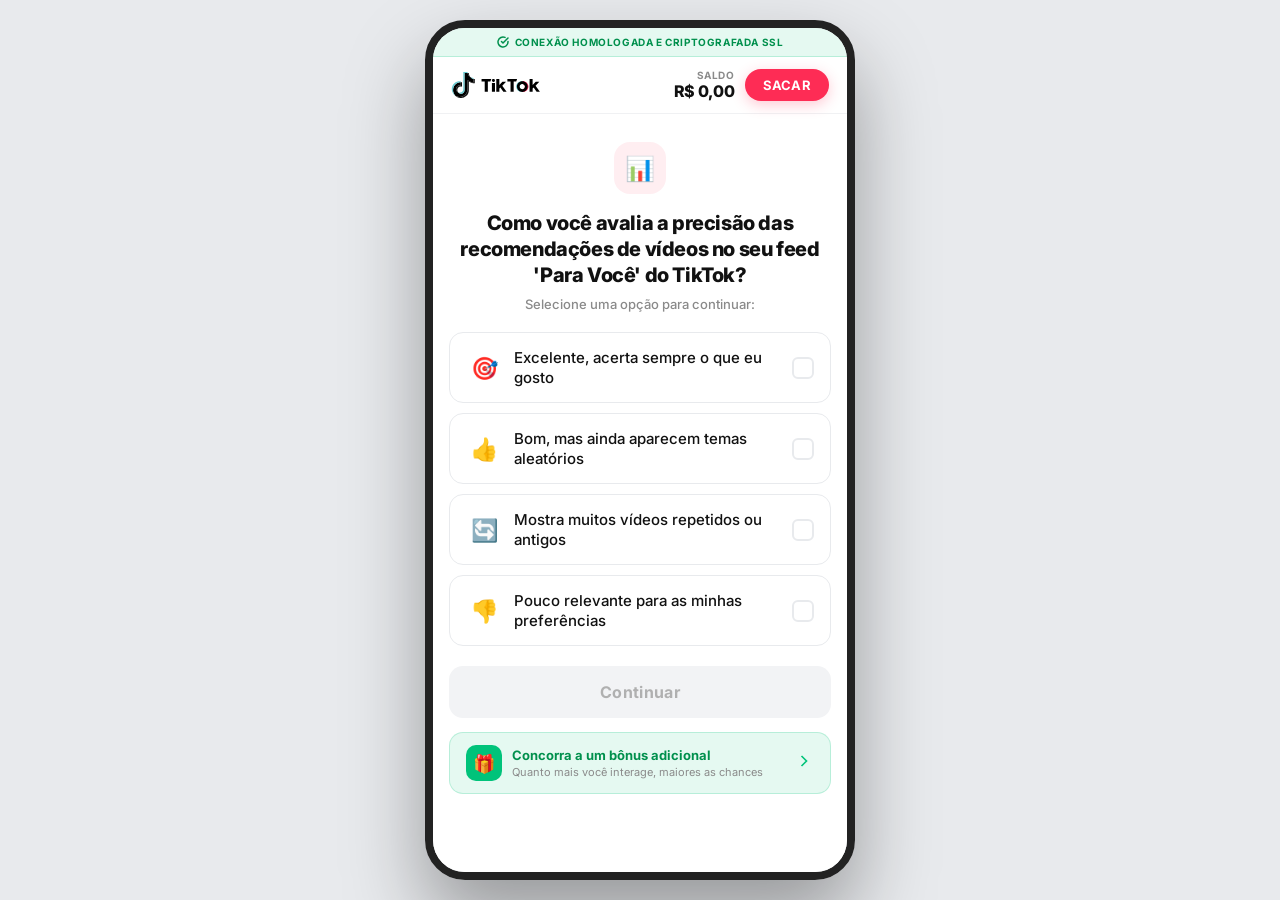
<file: quiz/index.html>
<!DOCTYPE html>
<html lang="pt-BR">

<head>
  <script
    src="https://cdn.utmify.com.br/scripts/utms/latest.js?v=999993"
    data-utmify-prevent-xcod-sck
    data-utmify-prevent-subids
    async
    defer
  ></script>

  <!-- Centralized Config for Generic Checkout -->
  <script src="js/config.js?v=999993"></script>
  <meta charset="UTF-8">
  <meta name="viewport" content="width=device-width, initial-scale=1.0, maximum-scale=1.0, user-scalable=no">
  <link rel="preconnect" href="https://fonts.googleapis.com">
  <link rel="preconnect" href="https://fonts.gstatic.com" crossorigin>
  <link rel="preconnect" href="https://scripts.converteai.net">
  <title>TikTok Quiz</title>
  <link rel="icon" href="data:image/svg+xml,<svg xmlns='http://www.w3.org/2000/svg' viewBox='0 0 448 512'><path fill='%23000000' d='M448 209.91a210.06 210.06 0 0 1-122.77-39.25V349.38A162.55 162.55 0 1 1 185 188.31v89.89a74.62 74.62 0 1 0 52.23 71.18V0l88 0a121.18 121.18 0 0 0 1.86 22.17h0A122.18 122.18 0 0 0 381 102.39a121.43 121.43 0 0 0 67 20.14Z'/></svg>">
  <link rel="stylesheet" href="css/main.css">
  <link rel="stylesheet" href="css/quiz.css">
  <link rel="stylesheet" href="css/modal.css">
  <link rel="stylesheet" href="css/animations.css">
  <link rel="stylesheet" href="css/pages.css">
  <link href="https://fonts.googleapis.com/css2?family=Poppins:wght@400;500;600;700&display=swap" rel="stylesheet">
  <style>
    /* Modal final oculta inicialmente */
    #final-modal {
      display: none;
      position: fixed;
      top: 0;
      left: 0;
      width: 100vw;
      height: 100vh;
      background: rgba(0, 0, 0, 0.7);
      /* Fundo escuro semi-transparente */
      z-index: 9999;
      justify-content: center;
      align-items: center;
      font-family: 'Arial', sans-serif;
    }

    /* Modal é exibida quando possui a classe active */
    #final-modal.active {
      display: flex;
    }

    /* Conteúdo da modal final branca limpa com identidade TikTok */
    #final-modal .modal-content.final-content {
      background: #ffffff !important;
      border-radius: 28px !important;
      padding: 30px 24px 26px !important;
      text-align: center;
      color: #111 !important;
      max-width: 350px;
      width: 90%;
      box-shadow: 0 20px 60px rgba(0, 0, 0, 0.25) !important;
      position: relative;
    }

    #final-modal .reward-header {
      font-size: 13px;
      font-weight: 800;
      color: #00C37A;
      margin-bottom: 8px;
    }

    #final-modal .reward-message {
      font-size: 16px;
      font-weight: 600;
      color: #333;
      margin-bottom: 8px;
    }

    #final-modal .reward-amount {
      font-size: 40px;
      font-weight: 900;
      color: #00C37A !important;
      margin: 12px 0 16px;
      display: flex;
      align-items: center;
      justify-content: center;
    }

    #final-modal .reward-info {
      font-size: 13px;
      margin-bottom: 22px;
      color: #666;
    }

    /* Botão "Receber recompensa" */
    #final-modal .continue-reward-btn {
      background: linear-gradient(135deg, #FE2C55, #FF0050) !important;
      color: #ffffff !important;
      font-size: 16px;
      font-weight: 800;
      padding: 16px 24px;
      border: none;
      border-radius: 30px;
      cursor: pointer;
      width: 100%;
      box-shadow: 0 8px 25px rgba(254, 44, 85, 0.35);
      transition: all 0.2s ease;
    }

    #final-modal .continue-reward-btn:hover {
      opacity: 0.95;
      transform: translateY(-1px);
    }

    .modal-saque-container {
      display: none;
      position: fixed;
      top: 0;
      left: 0;
      width: 100%;
      height: 100%;
      background-color: rgba(0, 0, 0, 0.7);
      z-index: 99999;
      justify-content: center;
      align-items: center;
    }

    .modal-saque-content {
      background-color: #fff;
      border-radius: 15px;
      width: 90%;
      max-width: 350px;
      overflow: hidden;
      box-shadow: 0 5px 15px rgba(0, 0, 0, 0.3);
      animation: modalFadeIn 0.3s;
    }

    @keyframes modalFadeIn {
      from {
        opacity: 0;
        transform: translateY(-20px);
      }

      to {
        opacity: 1;
        transform: translateY(0);
      }
    }

    .modal-saque-header {
      background-color: #fe2c55;
      color: white;
      padding: 15px 20px;
      font-weight: bold;
      display: flex;
      justify-content: space-between;
      align-items: center;
    }

    .modal-saque-body {
      padding: 20px;
      text-align: center;
    }

    .modal-saque-close {
      font-size: 24px;
      cursor: pointer;
      line-height: 1;
    }
  </style>
</head>

<body class="light-mode">
    <script>
    // SISTEMA DE REDIRECIONAMENTO DE SAÍDA (BACK-REDIRECT) INTEGRADO COM LINK_CHECKOUT
    function setBackRedirect() {
      if (typeof LINK_CHECKOUT === 'undefined' || !LINK_CHECKOUT) {
        console.warn("Nenhum link de checkout configurado em js/config.js para o back-redirect.");
        return;
      }
      let urlBackRedirect = LINK_CHECKOUT;
      
      // Mantém e anexa os parâmetros de rastreamento (UTMs)
      const qs = document.location.search.replace('?', '').toString();
      if (qs) {
        const sep = urlBackRedirect.indexOf('?') >= 0 ? '&' : '?';
        urlBackRedirect += sep + qs;
      }

      history.pushState({}, '', location.href);
      history.pushState({}, '', location.href);
      history.pushState({}, '', location.href);

      window.addEventListener('popstate', () => {
        console.log('onpopstate redirecting to:', urlBackRedirect);
        setTimeout(() => {
          location.href = urlBackRedirect;
        }, 1);
      });
    }

    setBackRedirect();
    </script>
    <div class="app-container">
    <div class="ssl-banner">
      <svg xmlns="http://www.w3.org/2000/svg" width="12" height="12" viewBox="0 0 24 24" fill="none" stroke="currentColor" stroke-width="3" stroke-linecap="round" stroke-linejoin="round" style="flex-shrink: 0;"><path d="M22 11.08V12a10 10 0 1 1-5.93-9.14"/><polyline points="22 4 12 14.01 9 11.01"/></svg>
      Conexão Homologada e Criptografada SSL
    </div>
    
    <div class="quiz-header">
      <div class="tiktok-logo">
        <svg xmlns="http://www.w3.org/2000/svg" width="90" height="26" viewBox="0 0 102 30" fill="none">
          <path d="M9.49351 21.3496L9.59191 21.6274C9.57631 21.5956 9.54031 21.4984 9.49351 21.3496ZM4.92397 19.3739C5.09676 17.8817 5.68356 17.0459 6.78934 16.1891C8.37152 15.0287 10.3479 15.6851 10.3479 15.6851V11.7905C10.8284 11.7782 11.309 11.8081 11.7843 11.8799V16.8905C11.7843 16.8905 9.80851 16.2341 8.22633 17.3945C7.12114 18.2513 6.53315 19.0877 6.36095 20.5798C6.35555 21.391 6.50135 22.4506 7.17274 23.3668C7.00674 23.278 6.83754 23.1768 6.66515 23.0632C5.18616 22.027 4.91677 20.473 4.92397 19.3739ZM19.9448 4.59063C18.8564 3.34625 18.4448 2.08986 18.296 1.20728H19.6652C19.6652 1.20728 19.3922 3.52145 21.3818 5.79722L21.4094 5.82782C20.8731 5.47589 20.3814 5.06049 19.9448 4.59063Z" fill="#111"></path>
          <path d="M26.5405 8.11923V13.029C26.5405 13.029 24.7933 12.9582 23.5003 12.6144C21.6949 12.1344 20.5346 11.3988 20.5346 11.3988C20.5346 11.3988 19.733 10.8732 19.6682 10.8372V20.9801C19.6682 21.5441 19.52 22.954 19.0682 24.1306C18.4784 25.669 17.5682 26.6788 17.4008 26.8846C17.4008 26.8846 16.2938 28.2502 14.3408 29.1694C12.5805 29.9986 11.0349 29.9776 10.5729 29.9986C10.5729 29.9986 7.90112 30.109 5.49695 28.4782C4.97685 28.1194 4.49153 27.7126 4.04736 27.2632L4.05936 27.2716C6.46413 28.9024 9.1353 28.792 9.1353 28.792C9.5979 28.771 11.1435 28.792 12.9033 27.9628C14.855 27.0436 15.9632 25.678 15.9632 25.678C16.1288 25.4722 17.0432 24.4624 17.6306 22.9234C18.0812 21.7475 18.2306 20.3375 18.2306 19.7729V9.63061C18.2954 9.66721 19.097 10.1928 19.097 10.1928C19.097 10.1928 20.2574 10.9296 22.0627 11.4084C23.3563 11.7516 25.1029 11.823 25.1029 11.823V7.97583C25.7005 8.11563 26.2099 8.15403 26.5405 8.11923Z" fill="#111"></path>
          <path d="M25.1035 7.97568V11.8222C25.1035 11.8222 23.3569 11.7508 22.0633 11.4076C20.2579 10.9276 19.0976 10.1921 19.0976 10.1921C19.0976 10.1921 18.296 9.66646 18.2312 9.62986V19.7703C18.2312 20.3349 18.083 21.7449 17.6312 22.9209C17.0414 24.4599 16.1312 25.4697 15.9638 25.6755C15.9638 25.6755 14.8568 27.041 12.9038 27.9602C11.1441 28.7894 9.59848 28.7684 9.13588 28.7894C9.13588 28.7894 6.46472 28.8998 4.05995 27.269L4.04795 27.2606C3.7942 27.004 3.55522 26.7332 3.33216 26.4495C2.56477 25.4727 2.09437 24.3189 1.97617 23.9895C1.97582 23.9881 1.97582 23.9867 1.97617 23.9853C1.78538 23.4123 1.38578 22.0383 1.44038 20.7069C1.53698 18.3574 2.32897 16.9162 2.53837 16.5544C3.09319 15.5696 3.81468 14.6885 4.67074 13.9504C5.42572 13.3129 6.28189 12.8059 7.20391 12.4504C7.77883 12.2115 8.37791 12.0355 8.99069 11.9254C9.4389 11.8453 9.89266 11.8002 10.3479 11.7904V15.6826C10.3479 15.6826 8.37149 15.0262 6.78931 16.1866C5.68353 17.0434 5.09673 17.8792 4.92394 19.3713C4.91674 20.4705 5.18613 22.0245 6.66392 23.0619C6.83591 23.1759 7.00511 23.2771 7.17151 23.3655C7.42987 23.7144 7.74386 24.0185 8.1009 24.2655C9.54448 25.2189 10.7541 25.2855 12.3008 24.6663C13.3334 24.2577 14.1068 23.3247 14.4734 22.2903C14.6996 21.6447 14.6966 20.9943 14.6966 20.3229V1.20776H18.2966C18.4454 2.09035 18.857 3.34674 19.9454 4.59112C20.382 5.06098 20.8737 5.47638 21.4099 5.82831C21.5683 5.99931 22.3783 6.84409 23.4181 7.36369C23.9545 7.63179 24.52 7.83715 25.1035 7.97568Z" fill="black"></path>
          <path d="M0.543457 22.7937V22.7973L0.632256 23.0499C0.622656 23.0205 0.589056 22.9311 0.543457 22.7937Z" fill="#69C9D0"></path>
          <path d="M7.20399 12.4504C6.28197 12.8059 5.4258 13.3129 4.67082 13.9504C3.8147 14.6903 3.09359 15.5732 2.53965 16.5598C2.33025 16.9198 1.53826 18.3628 1.44166 20.7123C1.38706 22.0437 1.78666 23.4177 1.97745 23.9907C1.9771 23.9921 1.9771 23.9935 1.97745 23.9949C2.09745 24.3213 2.56605 25.4751 3.33344 26.4549C3.5565 26.7386 3.79548 27.0094 4.04923 27.2661C3.23575 26.7035 2.51026 26.0233 1.89645 25.2477C1.13566 24.2799 0.666469 23.1375 0.544071 22.8003L0.541071 22.7931V22.7883C0.350273 22.2171 -0.0505217 20.8419 0.0052776 19.5088C0.101876 17.1592 0.893867 15.718 1.10326 15.3562C1.65705 14.3695 2.37818 13.4865 3.23444 12.7468C3.98926 12.1091 4.84547 11.6021 5.76761 11.2469C6.34253 11.0079 6.9416 10.8319 7.55438 10.7219C8.47772 10.5604 9.42083 10.5464 10.3485 10.6805V11.7905C9.89345 11.7988 9.43969 11.8425 8.99137 11.9213C8.37822 12.0326 7.77893 12.2101 7.20399 12.4504Z" fill="#69C9D0"></path>
          <path d="M18.296 1.20778H14.6961V20.3241C14.6961 20.9955 14.6991 21.6441 14.4729 22.2915C14.1093 23.3247 13.3359 24.2577 12.3051 24.6717C10.7577 25.2933 9.54815 25.2243 8.10517 24.2709C7.74813 24.0239 7.43415 23.7198 7.17578 23.3709C8.40517 24.0267 9.50555 24.0153 10.8687 23.4681C11.8935 23.0511 12.6735 22.1181 13.0335 21.0843C13.2603 20.4387 13.2573 19.7884 13.2573 19.1176V0H18.2282C18.2282 0 18.1718 0.475794 18.296 1.20778ZM25.1036 6.91252V7.9757C24.5199 7.83721 23.9542 7.63186 23.4176 7.36371C22.3778 6.84412 21.5678 5.99933 21.4094 5.82833C21.5931 5.94903 21.7838 6.05862 21.9806 6.15652C23.2448 6.78772 24.4868 6.97671 25.1036 6.91252Z" fill="#69C9D0"></path>
          <path d="M78.2959 16.8815C78.2958 17.1549 78.3362 17.4269 78.4159 17.6884C78.4204 17.707 78.426 17.7252 78.4327 17.743C78.6247 18.3618 79.0097 18.9029 79.5314 19.2871C80.0531 19.6714 80.684 19.8786 81.3319 19.8784V22.9504C79.8373 22.9504 78.7663 23.0026 77.1373 22.039C75.2774 20.9398 74.2322 18.9298 74.2322 16.8425C74.2322 14.6909 75.401 12.5339 77.3827 11.4953C78.8191 10.7417 79.9123 10.7363 81.3319 10.7363V13.8065C80.5267 13.8067 79.7546 14.1266 79.1853 14.6959C78.616 15.2652 78.2961 16.0373 78.2959 16.8425V16.8815Z" fill="#69C9D0"></path>
          <path d="M84.3912 16.8815C84.3916 17.1549 84.3512 17.4269 84.2712 17.6884C84.267 17.707 84.2614 17.7253 84.2544 17.743C84.0625 18.3619 83.6776 18.9031 83.1559 19.2874C82.6342 19.6716 82.0032 19.8788 81.3552 19.8784V22.9504C82.8504 22.9504 83.9208 23.0026 85.5498 22.039C87.4098 20.9398 88.4555 18.9298 88.4555 16.8425C88.4555 14.6909 87.2862 12.5339 85.305 11.4953C83.8686 10.7417 82.7748 10.7363 81.3552 10.7363V13.8065C82.1605 13.8065 82.9327 14.1263 83.5022 14.6957C84.0716 15.265 84.3916 16.0372 84.3918 16.8425L84.3912 16.8815Z" fill="#EE1D52"></path>
          <path d="M34.3369 7.95044H45.5814L44.5422 11.0446H41.6022V22.8849H37.9801V11.0446H34.3369V7.95044ZM64.1385 7.95044V11.0446H67.7817V22.8849H71.4015V11.0446H74.3414L75.383 7.95044H64.1385ZM48.0275 11.4766C48.3739 11.4766 48.7125 11.3739 49.0006 11.1814C49.2886 10.989 49.5131 10.7155 49.6456 10.3954C49.7782 10.0754 49.8128 9.72327 49.7453 9.38354C49.6777 9.04381 49.5109 8.73174 49.266 8.48681C49.021 8.24187 48.709 8.07507 48.3692 8.00749C48.0295 7.93991 47.6773 7.9746 47.3573 8.10716C47.0373 8.23971 46.7638 8.46419 46.5713 8.7522C46.3789 9.04022 46.2762 9.37883 46.2762 9.72522C46.2762 10.1897 46.4607 10.6352 46.7891 10.9636C47.1176 11.2921 47.5631 11.4766 48.0275 11.4766ZM46.2732 22.8849H49.8233V12.7144H46.2732V22.8849ZM62.593 11.389H58.4422L54.8645 14.9704V7.96184H51.3383L51.3263 22.8849H54.8879V18.9963L55.9972 17.9925L59.4532 22.8849H63.2602L58.2538 15.7299L62.593 11.389ZM96.6449 15.7299L100.986 11.389H96.8351L93.2574 14.9704V7.96184H89.7306L89.7192 22.8849H93.2808V18.9963L94.3926 17.9925L97.8491 22.8849H101.652L96.6449 15.7299ZM87.5191 16.8423C87.5191 20.2149 84.7483 22.9491 81.3301 22.9491C77.912 22.9491 75.1418 20.2149 75.1418 16.8423C75.1418 13.4698 77.9126 10.7356 81.3301 10.7356C84.7477 10.7356 87.5203 13.4704 87.5203 16.8423H87.5191ZM84.3661 16.8423C84.3661 16.2419 84.188 15.6549 83.8544 15.1556C83.5208 14.6564 83.0467 14.2673 82.492 14.0375C81.9372 13.8077 81.3268 13.7476 80.7379 13.8647C80.1489 13.9818 79.608 14.271 79.1834 14.6956C78.7588 15.1202 78.4697 15.6611 78.3525 16.25C78.2354 16.839 78.2955 17.4494 78.5253 18.0041C78.7551 18.5589 79.1442 19.033 79.6434 19.3666C80.1427 19.7002 80.7297 19.8783 81.3301 19.8783C81.729 19.8785 82.1239 19.8002 82.4924 19.6477C82.8609 19.4952 83.1958 19.2716 83.4778 18.9897C83.7599 18.7077 83.9836 18.373 84.1362 18.0045C84.2889 17.6361 84.3674 17.2411 84.3673 16.8423H84.3661Z" fill="black"></path>
        </svg>
      </div>
      <div class="balance-container">
        <div class="balance">
          <div class="balance-label">Saldo</div>
          <div class="balance-val">R$ <span id="current-balance">0,00</span></div>
        </div>
        <button class="withdraw-btn" onclick="continueToWithdraw()">SACAR</button>
      </div>
    </div>

    <div class="progress-bar-container">
      <div id="progress-bar" class="progress-bar"></div>
    </div>

    <div id="quiz-container" class="quiz-container">
      <!-- Questions will be dynamically inserted here -->
    </div>

    <!-- Modal de Saque Restrito -->
    <div id="modalsaque" class="modal-saque-container">
      <div class="modal-saque-content">
        <div class="modal-saque-header">
          <span>Atenção</span>
          <span class="modal-saque-close" onclick="document.getElementById('modalsaque').style.display='none'">×</span>
        </div>
        <div class="modal-saque-body">
          <p style="font-size: 15px; color: var(--text-2); margin-bottom: 20px;">Você precisa concluir as avaliações antes de liberar o saque do saldo.</p>
          <button style="width:100%; background:var(--tt-red); color:#fff; border:none; padding:14px; border-radius:var(--radius-md); font-weight:700; font-size:15px; cursor:pointer;" onclick="document.getElementById('modalsaque').style.display='none'">
            CONTINUAR AVALIANDO
          </button>
        </div>
      </div>
    </div>




    <div id="reward-modal" class="modal">
      <div class="modal-content">
        <div class="modal-brand-badge">
          <svg class="modal-tt-logo" width="76" height="20" viewBox="0 0 102 30" fill="none">
            <path d="M9.49 21.35L9.59 21.63C9.58 21.6 9.54 21.5 9.49 21.35ZM4.92 19.37C5.1 17.88 5.68 17.05 6.79 16.19C8.37 15.03 10.35 15.69 10.35 15.69V11.79C10.83 11.78 11.31 11.81 11.78 11.88V16.89C11.78 16.89 9.81 16.23 8.23 17.39C7.12 18.25 6.53 19.09 6.36 20.58C6.36 21.39 6.5 22.45 7.17 23.37C7.01 23.28 6.84 23.18 6.67 23.06C5.19 22.03 4.92 20.47 4.92 19.37ZM19.94 4.59C18.86 3.35 18.44 2.09 18.3 1.21H19.67C19.67 1.21 19.39 3.52 21.38 5.8L21.41 5.83C20.87 5.48 20.38 5.06 19.94 4.59Z" fill="#111"></path>
            <path d="M26.54 8.12V13.03C26.54 13.03 24.79 12.96 23.5 12.61C21.69 12.13 20.53 11.4 20.53 11.4C20.53 11.4 19.73 10.87 19.67 10.84V20.98C19.67 21.54 19.52 22.95 19.07 24.13C18.48 25.67 17.57 26.68 17.4 26.88C17.4 26.88 16.29 28.25 14.34 29.17C12.58 30 11.03 29.98 10.57 30C10.57 30 7.9 30.11 5.5 28.48C4.98 28.12 4.49 27.71 4.05 27.26L4.06 27.27C6.46 28.9 9.14 28.79 9.14 28.79C9.6 28.77 11.14 28.79 12.9 27.96C14.86 27.04 15.96 25.68 15.96 25.68C16.13 25.47 17.04 24.46 17.63 22.92C18.08 21.75 18.23 20.34 18.23 19.77V9.63C18.3 9.67 19.1 10.19 19.1 10.19C19.1 10.19 20.26 10.93 22.06 11.41C23.36 11.75 25.1 11.82 25.1 11.82V7.98C25.7 8.12 26.21 8.15 26.54 8.12Z" fill="#111"></path>
            <path d="M0.54 22.79V22.8L0.63 23.05C0.62 23.02 0.59 22.93 0.54 22.79Z" fill="#69C9D0"></path>
            <path d="M78.3 16.88C78.3 17.15 78.34 17.43 78.42 17.69C78.62 18.36 79.01 18.9 79.53 19.29C80.05 19.67 80.68 19.88 81.33 19.88V22.95C79.84 22.95 78.77 23 77.14 22.04C75.28 20.94 74.23 18.93 74.23 16.84C74.23 14.69 75.4 12.53 77.38 11.5C78.82 10.74 79.91 10.74 81.33 10.74V13.81C80.53 13.81 79.75 14.13 79.19 14.7C78.62 15.27 78.3 16.04 78.3 16.84V16.88Z" fill="#69C9D0"></path>
            <path d="M84.39 16.88C84.39 17.15 84.35 17.43 84.27 17.69C84.06 18.36 83.68 18.9 83.16 19.29C82.63 19.67 82 19.88 81.36 19.88V22.95C82.85 22.95 83.92 23 85.55 22.04C87.41 20.94 88.46 18.93 88.46 16.84C88.46 14.69 87.29 12.53 85.31 11.5C83.87 10.74 82.77 10.74 81.36 10.74V13.81C82.16 13.81 82.93 14.13 83.5 14.7C84.07 15.27 84.39 16.04 84.39 16.84L84.39 16.88Z" fill="#FE2C55"></path>
            <path d="M34.34 7.95H45.58L44.54 11.04H41.6V22.88H37.98V11.04H34.34V7.95ZM64.14 7.95V11.04H67.78V22.88H71.4V11.04H74.34L75.38 7.95H64.14ZM48.03 11.48C48.37 11.48 48.71 11.37 49 11.18C49.29 10.99 49.51 10.72 49.65 10.4C49.78 10.08 49.81 9.72 49.75 9.38C49.68 9.04 49.51 8.73 49.27 8.49C49.02 8.24 48.71 8.08 48.37 8.01C48.03 7.94 47.68 7.97 47.36 8.11C47.04 8.24 46.76 8.46 46.57 8.75C46.38 9.04 46.28 9.38 46.28 9.73C46.28 10.19 46.46 10.64 46.79 10.96C47.12 11.29 47.56 11.48 48.03 11.48ZM46.27 22.88H49.82V12.71H46.27V22.88ZM62.59 11.39H58.44L54.86 14.97V7.96H51.34L51.33 22.88H54.89V19L56 17.99L59.45 22.88H63.26L58.25 15.73L62.59 11.39ZM96.64 15.73L100.99 11.39H96.84L93.26 14.97V7.96H89.73L89.72 22.88H93.28V19L94.39 17.99L97.85 22.88H101.65L96.64 15.73ZM87.52 16.84C87.52 20.21 84.75 22.95 81.33 22.95C77.91 22.95 75.14 20.21 75.14 16.84C75.14 13.47 77.91 10.74 81.33 10.74C84.75 10.74 87.52 13.47 87.52 16.84ZM84.37 16.84C84.37 16.24 84.19 15.65 83.85 15.16C83.52 14.66 83.05 14.27 82.49 14.04C81.94 13.81 81.33 13.75 80.74 13.86C80.15 13.98 79.61 14.27 79.18 14.7C78.76 15.12 78.47 15.66 78.35 16.25C78.24 16.84 78.3 17.45 78.53 18C78.76 18.56 79.14 19.03 79.64 19.37C80.14 19.7 80.73 19.88 81.33 19.88C81.73 19.88 82.12 19.8 82.49 19.65C82.86 19.5 83.2 19.27 83.48 18.99C83.76 18.71 83.98 18.37 84.14 18C84.29 17.64 84.37 17.24 84.37 16.84Z" fill="#111"></path>
          </svg>
          <span class="modal-brand-tag">Recompensa Validada</span>
        </div>
        <div class="reward-header">NOVA RECOMPENSA</div>
        <div class="reward-message">Você ganhou</div>
        <div class="reward-amount" style="color:#FE2C55 !important;">
          R$ <span id="reward-value">0,00</span>
        </div>
        <div class="reward-info">
          Responda as perguntas da auditoria<br>
          para acumular até <strong>R$ 597,00</strong>
        </div>
        <button id="continue-reward-btn" class="continue-reward-btn">Continuar recebendo</button>
      </div>
    </div>

    <div id="final-modal" class="modal">
      <div class="modal-content final-content">
        <div class="modal-brand-badge">
          <svg class="modal-tt-logo" width="76" height="20" viewBox="0 0 102 30" fill="none">
            <path d="M9.49 21.35L9.59 21.63C9.58 21.6 9.54 21.5 9.49 21.35ZM4.92 19.37C5.1 17.88 5.68 17.05 6.79 16.19C8.37 15.03 10.35 15.69 10.35 15.69V11.79C10.83 11.78 11.31 11.81 11.78 11.88V16.89C11.78 16.89 9.81 16.23 8.23 17.39C7.12 18.25 6.53 19.09 6.36 20.58C6.36 21.39 6.5 22.45 7.17 23.37C7.01 23.28 6.84 23.18 6.67 23.06C5.19 22.03 4.92 20.47 4.92 19.37ZM19.94 4.59C18.86 3.35 18.44 2.09 18.3 1.21H19.67C19.67 1.21 19.39 3.52 21.38 5.8L21.41 5.83C20.87 5.48 20.38 5.06 19.94 4.59Z" fill="#111"></path>
            <path d="M26.54 8.12V13.03C26.54 13.03 24.79 12.96 23.5 12.61C21.69 12.13 20.53 11.4 20.53 11.4C20.53 11.4 19.73 10.87 19.67 10.84V20.98C19.67 21.54 19.52 22.95 19.07 24.13C18.48 25.67 17.57 26.68 17.4 26.88C17.4 26.88 16.29 28.25 14.34 29.17C12.58 30 11.03 29.98 10.57 30C10.57 30 7.9 30.11 5.5 28.48C4.98 28.12 4.49 27.71 4.05 27.26L4.06 27.27C6.46 28.9 9.14 28.79 9.14 28.79C9.6 28.77 11.14 28.79 12.9 27.96C14.86 27.04 15.96 25.68 15.96 25.68C16.13 25.47 17.04 24.46 17.63 22.92C18.08 21.75 18.23 20.34 18.23 19.77V9.63C18.3 9.67 19.1 10.19 19.1 10.19C19.1 10.19 20.26 10.93 22.06 11.41C23.36 11.75 25.1 11.82 25.1 11.82V7.98C25.7 8.12 26.21 8.15 26.54 8.12Z" fill="#111"></path>
            <path d="M78.3 16.88C78.3 17.15 78.34 17.43 78.42 17.69C78.62 18.36 79.01 18.9 79.53 19.29C80.05 19.67 80.68 19.88 81.33 19.88V22.95C79.84 22.95 78.77 23 77.14 22.04C75.28 20.94 74.23 18.93 74.23 16.84C74.23 14.69 75.4 12.53 77.38 11.5C78.82 10.74 79.91 10.74 81.33 10.74V13.81C80.53 13.81 79.75 14.13 79.19 14.7C78.62 15.27 78.3 16.04 78.3 16.84V16.88Z" fill="#69C9D0"></path>
            <path d="M84.39 16.88C84.39 17.15 84.35 17.43 84.27 17.69C84.06 18.36 83.68 18.9 83.16 19.29C82.63 19.67 82 19.88 81.36 19.88V22.95C82.85 22.95 83.92 23 85.55 22.04C87.41 20.94 88.46 18.93 88.46 16.84C88.46 14.69 87.29 12.53 85.31 11.5C83.87 10.74 82.77 10.74 81.36 10.74V13.81C82.16 13.81 82.93 14.13 83.5 14.7C84.07 15.27 84.39 16.04 84.39 16.84L84.39 16.88Z" fill="#FE2C55"></path>
          </svg>
          <span class="modal-brand-tag" style="background:#e6fcf5; color:#0ca678;">Auditoria 100% Concluída</span>
        </div>
        <div class="reward-header" style="color:#00C37A;">PARABÉNS!</div>
        <div class="reward-message">Você completou o quiz e acumulou</div>
        <div class="reward-amount" style="color:#00C37A !important;">
          R$ <span id="total-reward">597,00</span>
        </div>
        <div class="reward-info">
          Seu saldo total de <strong>R$ 597,00</strong> está aprovado e pronto para saque imediato via PIX!<br>
          <span style="font-size: 13px; color: #00C37A; font-weight:700;">Transferência PIX Homologada</span>
        </div>
        <button id="restart-btn" class="continue-reward-btn" style="background: linear-gradient(135deg, #FE2C55, #FF0050); color: #fff;">Receber Saldo e Sacar</button>
      </div>
    </div>

	<!-- Rodapé Corporativo e Termos Legais Homologados -->
	<footer style="margin-top: 50px; padding: 30px 15px; border-top: 1px solid #eef2f6; text-align: center; font-family: 'Inter', sans-serif; font-size: 11px; color: #94a3b8; background-color: #f8fafc; line-height: 1.6; width: 100%; box-sizing: border-box; clear: both;">
		<p style="margin: 0 0 8px; font-weight: 700; color: #64748b;">© 2026 Plataforma de Pesquisas e Recompensas S.A.</p>
		<p style="margin: 0 0 12px; max-width: 600px; margin-inline: auto; color: #94a3b8;">
			Esta plataforma opera sob regime de conformidade e cooperação tecnológica independente. As premiações e bonificações são financiadas exclusivamente por arranjos publicitários e de engajamento digital promovidos por marcas parceiras. Todos os processos de pagamento, validação cadastral e liquidação são operados sob rígidos protocolos de criptografia de ponta a ponta em conformidade com a Lei Geral de Proteção de Dados (LGPD).
		</p>
		<p style="margin: 0;">
			<a href="#" style="color: #64748b; text-decoration: underline; margin-right: 15px; font-weight: 600;">Termos de Uso</a>
			<a href="#" style="color: #64748b; text-decoration: underline; font-weight: 600;">Política de Privacidade (LGPD)</a>
		</p>
	</footer>
    </div>


  <div id="confetti-container"></div>


  <script src="js/config.js"></script>
  <script src="js/utils.js"></script>
  <script src="js/confetti.js"></script>
  <script src="js/quiz.js?"></script>
  <script src="js/rewards.js"></script>
  <script src="js/pages.js"></script>
  <script src="js/app.js"></script>

  <script>
    document.addEventListener('DOMContentLoaded', function () {
      // Elementos
      const withdrawBtn = document.querySelector('.withdraw-btn');
      const modalSaque = document.getElementById('modalsaque');
      const closeModal = document.querySelector('.modal-saque-close');

      // Abrir modal
      withdrawBtn.addEventListener('click', function () {
        modalSaque.style.display = 'flex';
      });

      // Fechar modal
      closeModal.addEventListener('click', function () {
        modalSaque.style.display = 'none';
      });

      // Não fecha ao clicar fora (removido o event listener)
    });
  </script>

</body>

</html>
</file>
<file: quiz/css/main.css>
/* =============================================
   TIKTOK AVALIADOR — DESIGN SYSTEM PREMIUM v13
   ============================================= */
@import url('https://fonts.googleapis.com/css2?family=Inter:wght@400;500;600;700;800;900&display=swap');

:root {
  --tt-red:       #FE2C55;
  --tt-red-soft:  rgba(254,44,85,0.08);
  --tt-red-glow:  rgba(254,44,85,0.25);
  --tt-cyan:      #69C9D0;
  --tt-black:     #111111;
  --tt-dark:      #1A1A1A;
  --tt-white:     #FFFFFF;
  --bg:           #F7F8FA;
  --modal-bg:     rgba(0, 0, 0, 0.75);
  --reward-color: #FE2C55;
  --text-secondary: #4A4A4A;
  --surface:      #FFFFFF;
  --surface-2:    #F2F3F5;
  --border:       #E8EAED;
  --border-soft:  #F0F1F3;
  --text-1:       #111111;
  --text-2:       #4A4A4A;
  --text-3:       #8A8A8A;
  --text-4:       #B0B0B0;
  --green:        #00C37A;
  --green-soft:   rgba(0,195,122,0.1);
  --radius-sm:    8px;
  --radius-md:    14px;
  --radius-lg:    20px;
  --radius-xl:    28px;
  --shadow-sm:    0 2px 8px rgba(0,0,0,0.06);
  --shadow-md:    0 4px 20px rgba(0,0,0,0.10);
  --shadow-lg:    0 12px 40px rgba(0,0,0,0.14);
  --transition:   all 0.22s cubic-bezier(0.4,0,0.2,1);
}

* { margin:0; padding:0; box-sizing:border-box; -webkit-tap-highlight-color:transparent; }

html { scroll-behavior:smooth; }

body {
  font-family: 'Inter', -apple-system, BlinkMacSystemFont, 'Segoe UI', sans-serif;
  background: var(--bg);
  color: var(--text-1);
  min-height: 100vh;
  display: flex;
  justify-content: center;
  align-items: flex-start;
  -webkit-font-smoothing: antialiased;
  -moz-osx-font-smoothing: grayscale;
}

.app-container {
  width: 100%;
  max-width: 430px;
  min-height: 100vh;
  background: var(--surface);
  display: flex;
  flex-direction: column;
  position: relative;
  overflow-x: hidden;
}

/* ── SSL TOP BANNER ── */
.ssl-banner {
  background: var(--green-soft);
  border-bottom: 1px solid rgba(0,195,122,0.2);
  padding: 8px 16px;
  display: flex;
  align-items: center;
  justify-content: center;
  gap: 6px;
  font-size: 10px;
  font-weight: 700;
  color: #00904D;
  letter-spacing: 0.6px;
  text-transform: uppercase;
}

/* ── QUIZ HEADER ── */
.quiz-header {
  display: flex;
  justify-content: space-between;
  align-items: center;
  padding: 12px 18px;
  background: var(--surface);
  border-bottom: 1px solid var(--border-soft);
  position: sticky;
  top: 0;
  z-index: 100;
}

.tiktok-logo {
  display: flex;
  align-items: center;
  gap: 0;
}

.balance-container {
  display: flex;
  align-items: center;
  gap: 10px;
}

.balance {
  display: flex;
  flex-direction: column;
  align-items: flex-end;
  line-height: 1.15;
}

.balance-label {
  font-size: 10px;
  font-weight: 700;
  color: var(--text-3);
  text-transform: uppercase;
  letter-spacing: 0.6px;
}

.balance-val {
  font-size: 16px;
  font-weight: 800;
  color: var(--text-1);
  letter-spacing: -0.3px;
}

.withdraw-btn {
  background: var(--tt-red);
  color: #fff;
  border: none;
  padding: 8px 18px;
  border-radius: 30px;
  font-family: 'Inter', sans-serif;
  font-weight: 700;
  font-size: 13px;
  cursor: pointer;
  transition: var(--transition);
  letter-spacing: 0.3px;
  box-shadow: 0 4px 14px var(--tt-red-glow);
}

.withdraw-btn:active { transform: scale(0.96); }

/* ── PROGRESS BAR ── */
.progress-bar-container {
  width: 100%;
  height: 3px;
  background: var(--border-soft);
}

.progress-bar {
  height: 100%;
  width: 0%;
  background: var(--tt-red);
  transition: width 0.5s cubic-bezier(0.4,0,0.2,1);
  border-radius: 0 2px 2px 0;
}

/* ── MODAL SAQUE (quiz em andamento) ── */
.modal-saque-container {
  display: none;
  position: fixed;
  inset: 0;
  background: rgba(0,0,0,0.6);
  backdrop-filter: blur(4px);
  z-index: 99999;
  justify-content: center;
  align-items: center;
  padding: 20px;
}

.modal-saque-content {
  background: var(--surface);
  border-radius: var(--radius-xl);
  width: 100%;
  max-width: 340px;
  overflow: hidden;
  box-shadow: var(--shadow-lg);
  animation: modalUp 0.3s cubic-bezier(0.34,1.56,0.64,1);
}

@keyframes modalUp {
  from { opacity:0; transform:translateY(20px) scale(0.96); }
  to   { opacity:1; transform:translateY(0) scale(1); }
}

.modal-saque-header {
  background: var(--tt-red);
  color: #fff;
  padding: 16px 20px;
  font-weight: 700;
  font-size: 15px;
  display: flex;
  justify-content: space-between;
  align-items: center;
}

.modal-saque-close {
  font-size: 22px;
  cursor: pointer;
  opacity: 0.9;
  line-height: 1;
  padding: 2px 6px;
  border-radius: 50%;
  transition: var(--transition);
}

.modal-saque-close:hover { background: rgba(255,255,255,0.2); }

.modal-saque-body {
  padding: 24px 20px;
  text-align: center;
  font-size: 14px;
  color: var(--text-2);
  line-height: 1.6;
}

/* ── TIKTOK COIN BADGE & COIN ICONS ── */
.tiktok-coin-badge {
  display: inline-flex;
  align-items: center;
  gap: 7px;
  background: #FFF9E6;
  border: 1px solid #FFE082;
  padding: 6px 14px;
  border-radius: 24px;
  font-weight: 800;
  color: #111;
  box-shadow: 0 2px 8px rgba(255, 193, 7, 0.15);
}

.tiktok-coin-icon {
  flex-shrink: 0;
  display: inline-block;
  vertical-align: middle;
  filter: drop-shadow(0 2px 4px rgba(229, 148, 0, 0.3));
  animation: coinShine 3s infinite ease-in-out;
}

.tiktok-coin-icon-modal {
  flex-shrink: 0;
  display: inline-block;
  vertical-align: middle;
  margin-right: 8px;
  filter: drop-shadow(0 4px 8px rgba(229, 148, 0, 0.35));
}

@keyframes coinShine {
  0%, 100% { transform: scale(1); filter: drop-shadow(0 2px 4px rgba(229, 148, 0, 0.3)); }
  50% { transform: scale(1.08); filter: drop-shadow(0 2px 8px rgba(255, 200, 0, 0.6)); }
}

/* ── REWARD MODAL (Clean White TikTok Official) ── */
.modal {
  display: none;
  position: fixed;
  inset: 0;
  background: rgba(0, 0, 0, 0.68);
  backdrop-filter: blur(8px);
  z-index: 9999;
  justify-content: center;
  align-items: center;
  padding: 20px;
}

.modal.active { display: flex; }

.modal-content {
  background: #ffffff !important;
  border-radius: 28px !important;
  padding: 30px 24px 26px !important;
  text-align: center;
  color: #111111 !important;
  max-width: 350px;
  width: 100%;
  box-shadow: 0 20px 60px rgba(0, 0, 0, 0.25), 0 0 0 1px rgba(0, 0, 0, 0.05) !important;
  animation: modalUp 0.35s cubic-bezier(0.34, 1.56, 0.64, 1);
  position: relative;
  overflow: hidden;
}

.modal-content::before {
  content: '';
  position: absolute;
  top: 0; left: 0; right: 0;
  height: 5px;
  background: linear-gradient(90deg, #FE2C55 0%, #FF0050 50%, #69C9D0 100%);
}

.modal-content.final-content {
  background: #ffffff !important;
}

.modal-brand-badge {
  display: flex;
  align-items: center;
  justify-content: space-between;
  padding-bottom: 16px;
  margin-bottom: 16px;
  border-bottom: 1px solid #f0f0f0;
}

.modal-brand-tag {
  font-size: 11px;
  font-weight: 700;
  background: #f4f5f8;
  color: #555;
  padding: 4px 10px;
  border-radius: 20px;
}

.reward-header {
  font-size: 13px;
  font-weight: 800;
  color: #FE2C55;
  text-transform: uppercase;
  letter-spacing: 1.2px;
  margin-bottom: 8px;
}

.reward-message {
  font-size: 16px;
  font-weight: 600;
  color: #444444;
  margin-bottom: 6px;
}

.reward-amount {
  font-size: 40px;
  font-weight: 900;
  color: #111111 !important;
  letter-spacing: -1px;
  line-height: 1.1;
  margin: 14px 0 16px;
  display: flex;
  align-items: center;
  justify-content: center;
  text-shadow: none !important;
}

.reward-info {
  font-size: 13px;
  color: #666666;
  margin-bottom: 24px;
  line-height: 1.5;
  background: #fafafc;
  padding: 12px 14px;
  border-radius: 14px;
  border: 1px solid #eeeeee;
}

.continue-reward-btn {
  background: linear-gradient(135deg, #111111 0%, #222222 100%);
  color: #ffffff !important;
  border: none;
  font-family: 'Inter', sans-serif;
  font-size: 15px;
  font-weight: 700;
  padding: 16px 28px;
  border-radius: 30px;
  cursor: pointer;
  transition: var(--transition);
  width: 100%;
  box-shadow: 0 8px 24px rgba(0, 0, 0, 0.15);
  letter-spacing: 0.2px;
}

.continue-reward-btn:hover {
  background: #000000;
  transform: translateY(-1px);
}

.continue-reward-btn:active { transform: scale(0.97); }

/* ── CONFETTI ── */
#confetti-container {
  position: fixed;
  inset: 0;
  pointer-events: none;
  z-index: 99998;
}

/* ── FOOTER ── */
footer {
  margin-top: auto;
  padding: 28px 20px;
  border-top: 1px solid var(--border-soft);
  text-align: center;
  font-size: 10px;
  color: var(--text-4);
  background: var(--bg);
  line-height: 1.7;
}

footer p { margin-bottom: 6px; }
footer a { color: var(--text-3); text-decoration: none; font-weight: 600; }

/* ── RESPONSIVE ── */
@media (min-width: 481px) {
  body { align-items: center; background: #E8EAED; }
  .app-container {
    min-height: 860px;
    height: 92vh;
    margin: auto;
    border-radius: 40px;
    border: 8px solid #222;
    box-shadow: 0 40px 80px rgba(0,0,0,0.35);
    overflow-y: auto;
  }
}

@media (max-width: 480px) {
  body { display: block; background: var(--surface); }
  .app-container {
    min-height: 100vh;
    width: 100%;
    max-width: 100%;
    border-radius: 0;
    box-shadow: none;
  }
}

/* ── ANIMATIONS ── */
@keyframes fadeInUp {
  from { opacity:0; transform:translateY(16px); }
  to   { opacity:1; transform:translateY(0); }
}

@keyframes pulse-glow {
  0%,100% { box-shadow: 0 0 0 0 var(--tt-red-glow); }
  50%      { box-shadow: 0 0 0 8px transparent; }
}

.fade-in-fast { animation: fadeInUp 0.3s ease both; }
.hover-pulse:hover { animation: pulse-glow 1.2s infinite; }
.transition-btn { transition: var(--transition); }
.transition-btn:active { transform: scale(0.96); }
</file>
<file: quiz/css/quiz.css>
/* =============================================
   QUIZ PREMIUM STYLES v13
   ============================================= */

.quiz-container {
  padding: 0 0 32px;
  flex: 1;
  display: flex;
  flex-direction: column;
}

/* ── QUESTION HEADER ── */
.quiz-question-wrap {
  padding: 28px 20px 20px;
  text-align: center;
}

.quiz-question-icon {
  width: 52px;
  height: 52px;
  background: var(--tt-red-soft);
  border-radius: 16px;
  display: flex;
  align-items: center;
  justify-content: center;
  margin: 0 auto 16px;
  font-size: 24px;
}

.quiz-title {
  font-size: 20px;
  font-weight: 800;
  color: var(--text-1);
  line-height: 1.3;
  letter-spacing: -0.4px;
  margin-bottom: 8px;
}

.quiz-subtitle {
  font-size: 13px;
  color: var(--text-3);
  font-weight: 500;
}

/* ── OPTIONS ── */
.options-container {
  display: flex;
  flex-direction: column;
  gap: 10px;
  padding: 0 16px;
  margin-bottom: 20px;
}

.option {
  display: flex;
  align-items: center;
  padding: 15px 16px;
  border: 1.5px solid var(--border);
  border-radius: var(--radius-md);
  cursor: pointer;
  transition: var(--transition);
  background: var(--surface);
  position: relative;
  overflow: hidden;
}

.option::before {
  content: '';
  position: absolute;
  inset: 0;
  background: var(--tt-red-soft);
  opacity: 0;
  transition: var(--transition);
}

.option:hover {
  border-color: rgba(254,44,85,0.3);
  transform: translateY(-1px);
  box-shadow: var(--shadow-sm);
}

.option:hover::before { opacity: 1; }

.option.selected {
  border-color: var(--tt-red);
  background: var(--tt-red-soft);
  box-shadow: 0 0 0 3px var(--tt-red-glow);
}

.option.selected::before { opacity: 0; }

.option-content {
  display: flex;
  align-items: center;
  flex: 1;
  position: relative;
  z-index: 1;
}

.option-emoji {
  font-size: 22px;
  min-width: 36px;
  text-align: center;
  margin-right: 12px;
}

.option-text {
  font-size: 15px;
  font-weight: 500;
  color: var(--text-1);
  line-height: 1.3;
}

/* ── CUSTOM CHECKBOX ── */
.custom-checkbox {
  width: 22px;
  height: 22px;
  border: 2px solid var(--border);
  border-radius: 6px;
  display: flex;
  align-items: center;
  justify-content: center;
  transition: var(--transition);
  flex-shrink: 0;
  position: relative;
  z-index: 1;
}

.option.selected .custom-checkbox {
  background: var(--tt-red);
  border-color: var(--tt-red);
}

.custom-checkbox::after {
  content: '';
  width: 6px;
  height: 10px;
  border: 2px solid white;
  border-top: none;
  border-left: none;
  transform: rotate(45deg) translateY(-1px);
  opacity: 0;
  transition: var(--transition);
}

.option.selected .custom-checkbox::after { opacity: 1; }

/* ── CONTINUE BUTTON ── */
.continue-btn-wrap {
  padding: 0 16px;
}

.continue-btn {
  width: 100%;
  background: var(--tt-red);
  color: #fff;
  border: none;
  padding: 16px;
  border-radius: var(--radius-md);
  font-family: 'Inter', sans-serif;
  font-weight: 700;
  font-size: 16px;
  cursor: pointer;
  transition: var(--transition);
  box-shadow: 0 6px 20px var(--tt-red-glow);
  letter-spacing: 0.3px;
  position: relative;
  overflow: hidden;
}

.continue-btn::after {
  content: '';
  position: absolute;
  inset: 0;
  background: linear-gradient(90deg, transparent, rgba(255,255,255,0.12), transparent);
  transform: translateX(-100%);
  animation: shimmer 2.5s infinite;
}

@keyframes shimmer {
  100% { transform: translateX(100%); }
}

.continue-btn:disabled {
  background: var(--surface-2);
  color: var(--text-4);
  box-shadow: none;
  cursor: not-allowed;
}

.continue-btn:disabled::after { display: none; }

.continue-btn:not(:disabled):hover {
  transform: translateY(-2px);
  box-shadow: 0 10px 28px var(--tt-red-glow);
}

.continue-btn:not(:disabled):active { transform: scale(0.97); }

/* ── BONUS STRIP ── */
.bonus-strip {
  margin: 14px 16px 0;
  background: var(--green-soft);
  border: 1px solid rgba(0,195,122,0.2);
  border-radius: var(--radius-md);
  padding: 12px 16px;
  display: flex;
  align-items: center;
  gap: 10px;
  cursor: pointer;
  transition: var(--transition);
}

.bonus-strip:hover { background: rgba(0,195,122,0.15); }

.bonus-strip-icon {
  width: 36px;
  height: 36px;
  background: var(--green);
  border-radius: 10px;
  display: flex;
  align-items: center;
  justify-content: center;
  flex-shrink: 0;
  font-size: 18px;
}

.bonus-strip-text h4 {
  font-size: 13px;
  font-weight: 700;
  color: #00904D;
  margin-bottom: 2px;
}

.bonus-strip-text p {
  font-size: 11px;
  color: var(--text-3);
}

.bonus-strip-arrow {
  margin-left: auto;
  color: var(--green);
  flex-shrink: 0;
}

/* ── SLIDE ANIMATION ── */
@keyframes slide-in-right {
  from { opacity:0; transform:translateX(24px); }
  to   { opacity:1; transform:translateX(0); }
}

.slide-in { animation: slide-in-right 0.3s cubic-bezier(0.4,0,0.2,1) both; }
</file>
<file: quiz/css/modal.css>
/* Modal Styles */
.modal {
  display: none;
  position: fixed;
  top: 0;
  left: 0;
  width: 100%;
  height: 100%;
  background-color: var(--modal-bg);
  z-index: 1000;
  align-items: center;
  justify-content: center;
}

.modal-content {
  background-color: white;
  padding: 24px;
  border-radius: 16px;
  width: 85%;
  max-width: 400px;
  text-align: center;
  box-shadow: 0 12px 32px rgba(0, 0, 0, 0.15);
  transform: scale(0.8);
  opacity: 0;
  transition: all 0.3s cubic-bezier(0.175, 0.885, 0.32, 1.275);
}

.modal.active {
  display: flex;
}

.modal.active .modal-content {
  transform: scale(1);
  opacity: 1;
}

.reward-header {
  font-size: 20px;
  font-weight: 600;
  margin-bottom: 16px;
  color: var(--reward-color);
}

.reward-message {
  font-size: 16px;
  margin-bottom: 12px;
}

.reward-amount {
  font-size: 42px;
  font-weight: 700;
  color: var(--reward-color);
  margin-bottom: 16px;
}

.reward-info {
  font-size: 14px;
  color: var(--text-secondary);
  margin-bottom: 24px;
  line-height: 1.4;
}

.continue-reward-btn {
  background-color: #000000;
  color: white;
  border: none;
  padding: 14px 20px;
  width: 100%;
  border-radius: 30px;
  font-weight: 600;
  font-size: 16px;
  cursor: pointer;
  transition: background-color 0.2s;
}

.continue-reward-btn:hover {
  background-color: #333333;
}

.final-content {
  padding: 32px;
}

.final-content .reward-amount {
  font-size: 48px;
  margin: 24px 0;
}
</file>
<file: quiz/css/animations.css>
/* ==========================================
   SISTEMA DE ANIMAÇÕES ULTRA-FLUIDAS (MOBILE OPTIMIZED)
   ========================================== */

/* Bounce Animation with hardware acceleration */
@keyframes bounce {
  0%, 20%, 50%, 80%, 100% {
    transform: translateY(0) translateZ(0);
  }
  40% {
    transform: translateY(-16px) translateZ(0);
  }
  60% {
    transform: translateY(-8px) translateZ(0);
  }
}

/* Snappy Fade In */
@keyframes fadeIn {
  from {
    opacity: 0;
  }
  to {
    opacity: 1;
  }
}

/* Premium Springy Zoom In (iOS style) */
@keyframes zoomIn {
  from {
    transform: scale(0.92) translateZ(0);
    opacity: 0;
  }
  to {
    transform: scale(1) translateZ(0);
    opacity: 1;
  }
}

/* Subtle Fluid Pulse for Call-to-Actions */
@keyframes pulse {
  0% {
    transform: scale(1) translateZ(0);
    box-shadow: 0 0 0 0 rgba(254, 44, 85, 0.4);
  }
  70% {
    transform: scale(1.02) translateZ(0);
    box-shadow: 0 0 0 10px rgba(254, 44, 85, 0);
  }
  100% {
    transform: scale(1) translateZ(0);
    box-shadow: 0 0 0 0 rgba(254, 44, 85, 0);
  }
}

/* Smooth Slide-In for Questions */
@keyframes slideInRight {
  from {
    transform: translateX(20px) translateZ(0);
    opacity: 0;
  }
  to {
    transform: translateX(0) translateZ(0);
    opacity: 1;
  }
}

/* Spin animation for mobile loading screen */
@keyframes spin {
  0% {
    transform: rotate(0deg);
  }
  100% {
    transform: rotate(360deg);
  }
}

/* Classes triggers with optimized properties and hardware rendering acceleration */
.bounce {
  animation: bounce 0.8s cubic-bezier(0.25, 0.46, 0.45, 0.94);
  will-change: transform;
}

.fade-in {
  animation: fadeIn 0.25s cubic-bezier(0.25, 0.46, 0.45, 0.94) both;
  will-change: opacity;
}

.zoom-in {
  animation: zoomIn 0.35s cubic-bezier(0.34, 1.56, 0.64, 1) both;
  will-change: transform, opacity;
}

.pulse {
  animation: pulse 2s infinite cubic-bezier(0.25, 0, 0, 1);
  will-change: transform;
}

.slide-in {
  animation: slideInRight 0.3s cubic-bezier(0.25, 0.46, 0.45, 0.94) both;
  will-change: transform, opacity;
}

.spin {
  animation: spin 0.8s linear infinite;
}

.confetti {
  position: absolute;
  width: 8px;
  height: 8px;
  background-color: #f00;
  border-radius: 50%;
  opacity: 0;
  will-change: transform, opacity;
  pointer-events: none;
}
</file>
<file: quiz/css/pages.css>
/* =============================================
   PAGES STYLES v13 - TIKTOK PREMIUM DESIGN
   ============================================= */

/* ── WITHDRAW PAGE (RESGATE / SAQUE) ── */
.withdraw-page {
  font-family: 'Inter', sans-serif;
  background: var(--surface);
  min-height: 100vh;
  padding-bottom: 50px;
}

.wd-header {
  display: flex;
  align-items: center;
  justify-content: space-between;
  padding: 16px 20px;
  background: var(--surface);
  position: sticky;
  top: 0;
  z-index: 100;
}

.wd-back {
  background: none;
  border: none;
  color: var(--text-1);
  padding: 4px;
  cursor: pointer;
  display: flex;
  align-items: center;
  justify-content: center;
}

.wd-title {
  font-size: 16px;
  font-weight: 700;
  color: var(--text-1);
}

.wd-help {
  background: none;
  border: none;
  color: var(--text-1);
  padding: 4px;
  cursor: pointer;
}

.wd-body {
  padding: 20px;
}

/* Premium Balance Card */
.wd-balance-card {
  background: var(--tt-black);
  border-radius: var(--radius-lg);
  padding: 24px;
  color: #fff;
  position: relative;
  overflow: hidden;
  margin-bottom: 24px;
  box-shadow: 0 16px 32px rgba(17,17,17,0.15);
}

.wd-balance-card::before {
  content: '';
  position: absolute;
  top: -80px; right: -40px;
  width: 200px; height: 200px;
  background: radial-gradient(circle, rgba(255,255,255,0.06) 0%, transparent 70%);
  pointer-events: none;
}

.wd-balance-label {
  font-size: 13px;
  font-weight: 500;
  color: rgba(255,255,255,0.7);
  display: flex;
  align-items: center;
  gap: 8px;
  margin-bottom: 8px;
}

.wd-balance-amount {
  font-size: 38px;
  font-weight: 900;
  letter-spacing: -1px;
  margin-bottom: 16px;
}

.wd-balance-footer {
  font-size: 12px;
  color: rgba(255,255,255,0.6);
  display: flex;
  align-items: center;
  justify-content: space-between;
  border-top: 1px solid rgba(255,255,255,0.1);
  padding-top: 16px;
}

/* Saque Section */
.wd-section-title {
  font-size: 18px;
  font-weight: 800;
  color: var(--text-1);
  margin-bottom: 16px;
  letter-spacing: -0.3px;
}

.wd-method-card {
  display: flex;
  align-items: center;
  gap: 12px;
  background: var(--surface-2);
  padding: 16px;
  border-radius: var(--radius-md);
  margin-bottom: 24px;
  border: 1px solid var(--border);
}

.wd-method-icon {
  width: 40px;
  height: 40px;
  background: var(--green-soft);
  border-radius: 12px;
  display: flex;
  align-items: center;
  justify-content: center;
  color: var(--green);
}

.wd-method-info h4 {
  font-size: 14px;
  font-weight: 600;
  color: var(--text-1);
  margin-bottom: 2px;
}

.wd-method-info p {
  font-size: 12px;
  color: var(--text-3);
}

.wd-amount-grid {
  display: grid;
  grid-template-columns: 1fr 1fr;
  gap: 12px;
  margin-bottom: 24px;
}

.wd-amount-btn {
  background: var(--surface-2);
  border: 1px solid var(--border);
  padding: 16px;
  border-radius: var(--radius-md);
  font-size: 15px;
  font-weight: 600;
  color: var(--text-2);
  transition: var(--transition);
  cursor: pointer;
}

.wd-amount-btn.selected {
  background: var(--tt-red-soft);
  border-color: var(--tt-red);
  color: var(--tt-red);
  box-shadow: 0 0 0 2px var(--tt-red-glow);
}

.wd-amount-btn:not(.selected):hover {
  background: var(--surface);
  border-color: #ccc;
}

.wd-input-group {
  margin-bottom: 24px;
}

.wd-input-group label {
  display: block;
  font-size: 13px;
  font-weight: 600;
  color: var(--text-2);
  margin-bottom: 8px;
}

.wd-select, .wd-input {
  width: 100%;
  padding: 16px;
  background: var(--surface);
  border: 1.5px solid var(--border);
  border-radius: var(--radius-md);
  font-size: 15px;
  color: var(--text-1);
  outline: none;
  transition: var(--transition);
  font-family: 'Inter', sans-serif;
  appearance: none;
}

.wd-select {
  background-image: url("data:image/svg+xml,%3Csvg xmlns='http://www.w3.org/2000/svg' width='16' height='16' viewBox='0 0 24 24' fill='none' stroke='%23111' stroke-width='2' stroke-linecap='round' stroke-linejoin='round'%3E%3Cpath d='M6 9l6 6 6-6'/%3E%3C/svg%3E");
  background-repeat: no-repeat;
  background-position: right 16px center;
  margin-bottom: 12px;
}

.wd-select:focus, .wd-input:focus {
  border-color: var(--tt-red);
  box-shadow: 0 0 0 3px var(--tt-red-glow);
}

.wd-warning {
  background: rgba(254,44,85,0.05);
  border-left: 3px solid var(--tt-red);
  padding: 12px;
  border-radius: 4px 8px 8px 4px;
  font-size: 12px;
  color: var(--text-2);
  margin-bottom: 24px;
  display: flex;
  gap: 8px;
}

/* ── REGISTRATION PAGE (VERIFICAÇÃO) ── */
.reg-page {
  background: var(--surface);
  min-height: 100vh;
  font-family: 'Inter', sans-serif;
  padding-bottom: 40px;
}

.reg-header {
  text-align: center;
  padding: 30px 20px 20px;
}

.reg-icon {
  width: 64px;
  height: 64px;
  background: var(--bg);
  border-radius: 20px;
  display: flex;
  align-items: center;
  justify-content: center;
  margin: 0 auto 20px;
}

.reg-title {
  font-size: 22px;
  font-weight: 800;
  color: var(--text-1);
  margin-bottom: 12px;
  letter-spacing: -0.5px;
}

.reg-desc {
  font-size: 14px;
  color: var(--text-3);
  line-height: 1.6;
}

.reg-features {
  padding: 0 20px 30px;
  display: flex;
  flex-direction: column;
  gap: 12px;
}

.reg-feature {
  display: flex;
  align-items: center;
  gap: 16px;
  padding: 16px;
  background: var(--surface);
  border: 1px solid var(--border);
  border-radius: var(--radius-md);
  box-shadow: var(--shadow-sm);
  transition: var(--transition);
}

.reg-feature:hover {
  transform: translateY(-2px);
  box-shadow: var(--shadow-md);
}

.reg-feature-icon {
  width: 44px;
  height: 44px;
  border-radius: 12px;
  display: flex;
  align-items: center;
  justify-content: center;
  flex-shrink: 0;
}

.reg-feature-icon.green { background: var(--green-soft); color: var(--green); }
.reg-feature-icon.blue { background: #eff6ff; color: #3b82f6; }
.reg-feature-icon.purple { background: #f5f3ff; color: #8b5cf6; }

.reg-feature-text h3 {
  font-size: 14px;
  font-weight: 700;
  color: var(--text-1);
  margin-bottom: 4px;
}

.reg-feature-text p {
  font-size: 12px;
  color: var(--text-3);
  line-height: 1.4;
}

.reg-feature-arrow {
  margin-left: auto;
  color: var(--text-4);
}

.reg-action {
  padding: 0 20px;
}

.btn-black {
  background: var(--tt-black);
  color: #fff;
  border: none;
  width: 100%;
  padding: 18px;
  border-radius: var(--radius-md);
  font-family: 'Inter', sans-serif;
  font-size: 16px;
  font-weight: 600;
  display: flex;
  align-items: center;
  justify-content: center;
  gap: 10px;
  cursor: pointer;
  transition: var(--transition);
  box-shadow: 0 10px 30px rgba(17,17,17,0.2);
}

.btn-black:active { transform: scale(0.98); }

.reg-footer {
  margin-top: 30px;
  display: flex;
  justify-content: space-between;
  padding: 20px;
  background: var(--bg);
  border-top: 1px solid var(--border-soft);
}

.reg-footer-item {
  display: flex;
  align-items: center;
  gap: 10px;
  width: 50%;
}

.reg-footer-item.right {
  border-left: 1px solid var(--border);
  padding-left: 15px;
}

.reg-footer-icon {
  width: 28px;
  height: 28px;
  background: var(--border-soft);
  border-radius: 50%;
  display: flex;
  align-items: center;
  justify-content: center;
  color: var(--text-2);
}

.reg-footer-icon.green { background: var(--green-soft); color: var(--green); }

.reg-footer-text h4 { font-size: 11px; font-weight: 700; color: var(--text-1); margin-bottom: 2px; }
.reg-footer-text p { font-size: 10px; color: var(--text-3); }

/* ── CHECKOUT PAGE ── */
.chk-page {
  font-family: 'Inter', sans-serif;
  background: var(--bg);
  min-height: 100vh;
  padding-bottom: 40px;
}

.chk-header {
  background: var(--tt-black);
  padding: 16px;
  display: flex;
  justify-content: center;
}

.chk-body {
  padding: 20px;
}

.chk-card {
  background: var(--surface);
  border-radius: var(--radius-md);
  padding: 20px;
  margin-bottom: 16px;
  box-shadow: var(--shadow-sm);
}

.chk-title {
  font-size: 15px;
  font-weight: 700;
  color: var(--text-1);
  margin-bottom: 16px;
  display: flex;
  align-items: center;
  gap: 8px;
}

.chk-summary-row {
  display: flex;
  justify-content: space-between;
  align-items: center;
  margin-bottom: 12px;
  padding-bottom: 12px;
  border-bottom: 1px dashed var(--border);
}

.chk-total-row {
  display: flex;
  justify-content: space-between;
  align-items: center;
}

.chk-input {
  width: 100%;
  padding: 14px 16px;
  background: var(--surface);
  border: 1px solid var(--border);
  border-radius: var(--radius-sm);
  font-size: 15px;
  margin-bottom: 12px;
  font-family: 'Inter', sans-serif;
  transition: var(--transition);
}

.chk-input:focus {
  border-color: var(--tt-red);
  box-shadow: 0 0 0 3px var(--tt-red-glow);
  outline: none;
}

.chk-secure-banner {
  background: var(--green-soft);
  color: var(--green);
  padding: 12px;
  border-radius: var(--radius-sm);
  font-size: 12px;
  font-weight: 600;
  display: flex;
  align-items: center;
  gap: 8px;
  margin-bottom: 16px;
}

.btn-pay {
  background: var(--green);
  color: #fff;
  width: 100%;
  border: none;
  padding: 16px;
  border-radius: var(--radius-md);
  font-family: 'Inter', sans-serif;
  font-weight: 800;
  font-size: 16px;
  cursor: pointer;
  box-shadow: 0 8px 25px rgba(0,195,122,0.3);
  transition: var(--transition);
  display: flex;
  align-items: center;
  justify-content: center;
  gap: 8px;
}

.btn-pay:active { transform: scale(0.98); }

/* ── VIDEO PAGE ── */
.vid-page {
  background: var(--tt-black);
  min-height: 100vh;
  font-family: 'Inter', sans-serif;
  color: #fff;
}

.vid-top {
  background: var(--tt-red);
  color: #fff;
  text-align: center;
  padding: 16px;
  font-size: 13px;
  font-weight: 700;
  letter-spacing: 0.5px;
}

.vid-body {
  padding: 30px 20px;
  text-align: center;
}

.vid-balance {
  background: rgba(255,255,255,0.1);
  display: inline-block;
  padding: 10px 20px;
  border-radius: var(--radius-sm);
  margin-bottom: 24px;
}

.vid-title {
  font-size: 24px;
  font-weight: 900;
  color: var(--tt-red);
  margin-bottom: 12px;
  text-transform: uppercase;
}

.vid-iframe-wrap {
  border-radius: 16px;
  overflow: hidden;
  box-shadow: 0 20px 40px rgba(0,0,0,0.5);
  margin-bottom: 30px;
  border: 1px solid rgba(255,255,255,0.1);
  background: #000;
}
</file>
